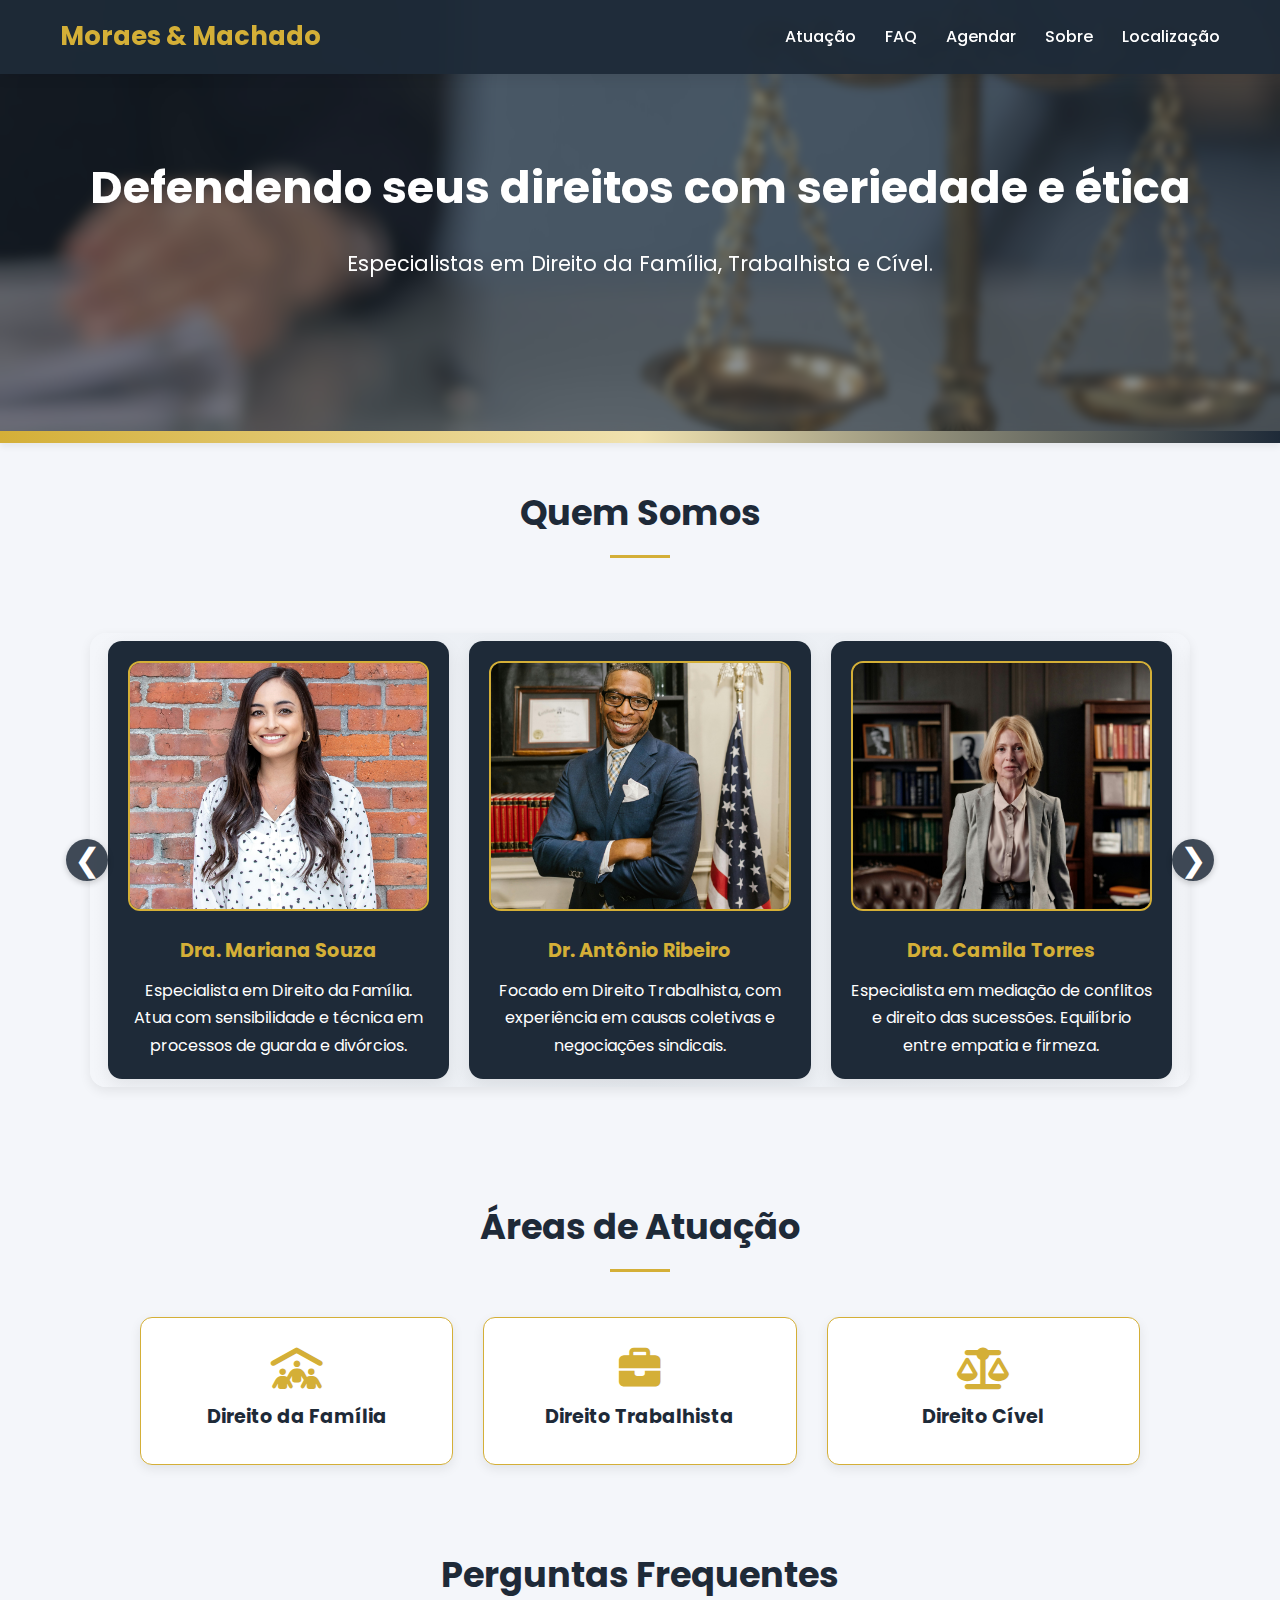
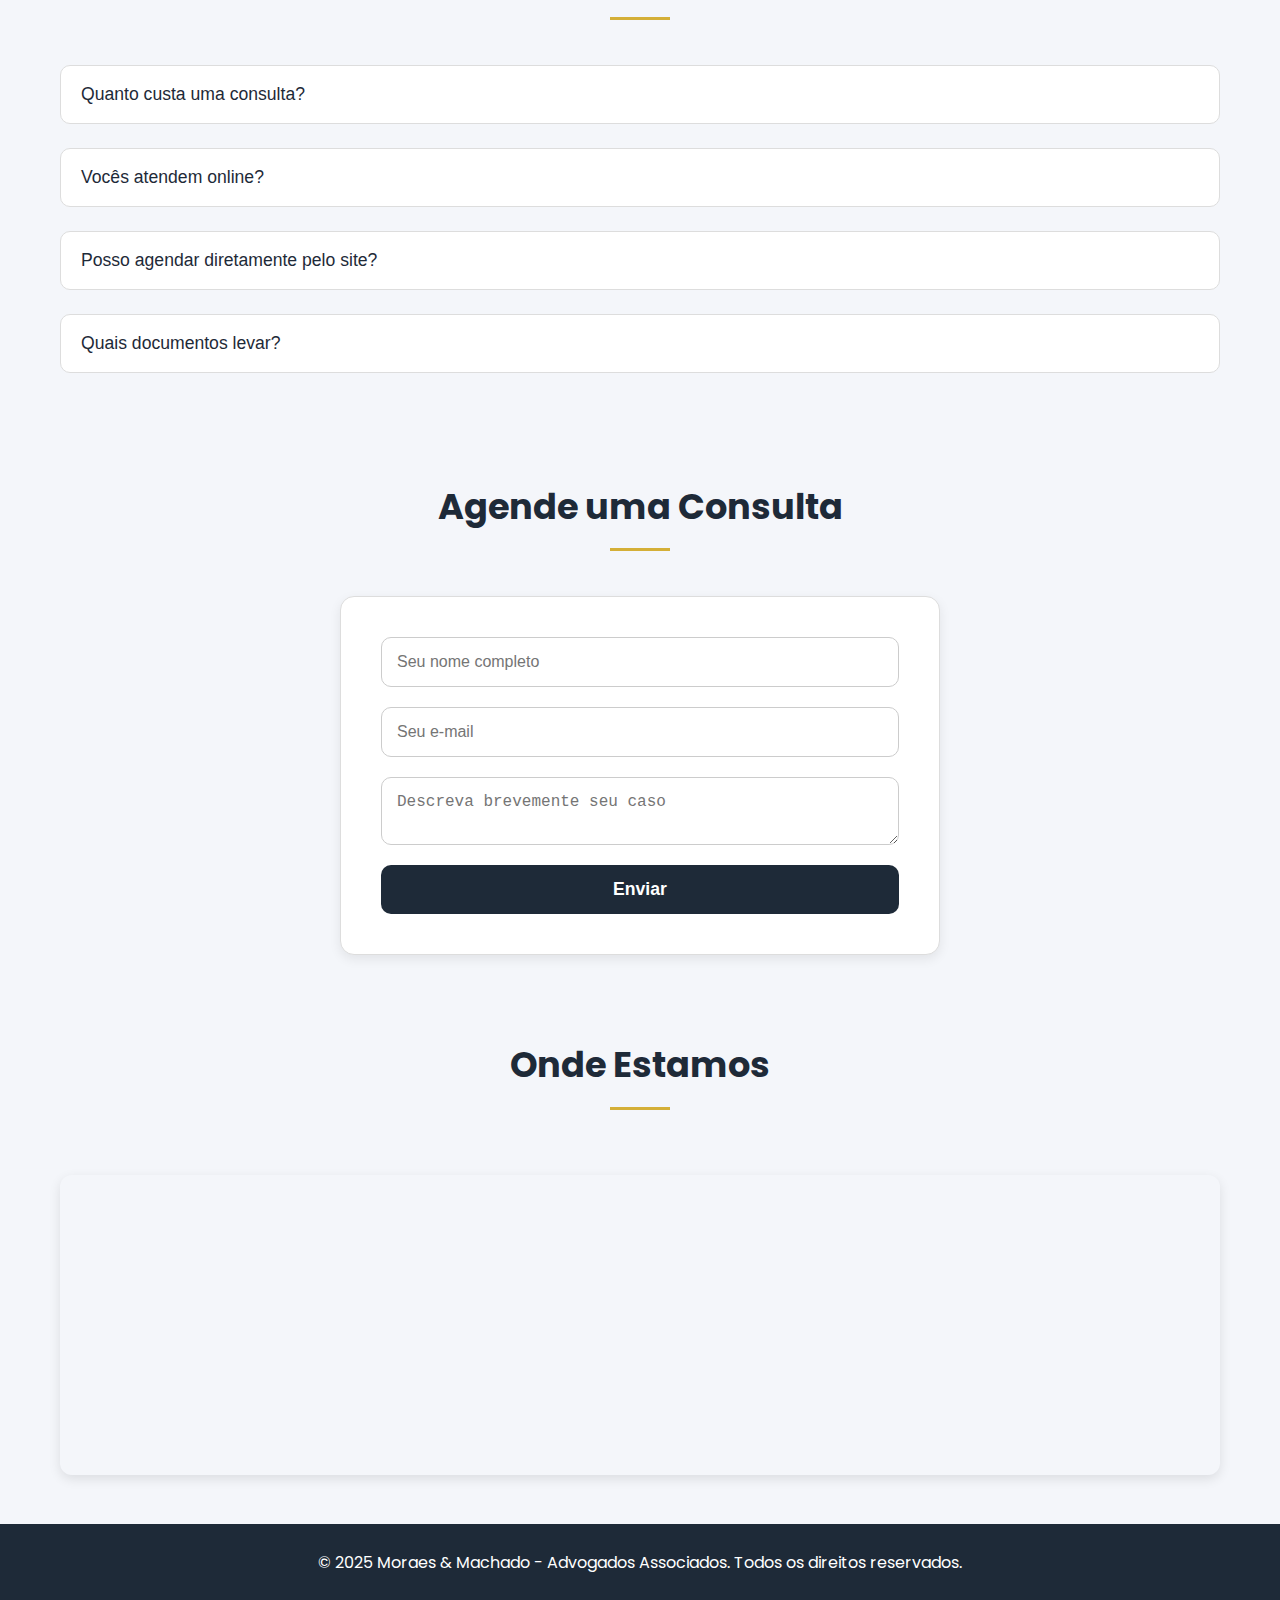
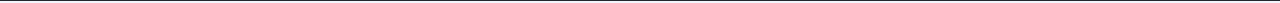
<file: index.html>
<!DOCTYPE html>
<html lang="pt-br">
<head>
  <meta charset="UTF-8" />
  <meta name="viewport" content="width=device-width, initial-scale=1.0" />
  <title>Moraes & Machado - Advogados Associados</title>
  <link rel="stylesheet" href="style.css" />
  <link href="https://fonts.googleapis.com/css2?family=Poppins:wght@400;600&display=swap" rel="stylesheet" />
  <link rel="stylesheet" href="https://cdnjs.cloudflare.com/ajax/libs/font-awesome/6.5.0/css/all.min.css" />
</head>
<body>

  <!-- Cabeçalho -->
  <header>
    <div class="container">
      <h1>Moraes & Machado</h1>
      <nav>
        <a href="#atuacao">Atuação</a>
        <a href="#faq">FAQ</a>
        <a href="#agendamento">Agendar</a>
        <a href="#sobre">Sobre</a>
        <a href="#localizacao">Localização</a>
      </nav>
    </div>
  </header>

  <!-- Hero -->
  <section class="hero">
    <div class="container">
      <h2>Defendendo seus direitos com seriedade e ética</h2>
      <p>Especialistas em Direito da Família, Trabalhista e Cível.</p>
    </div>
  </section>

  <!-- Transição Suave -->
  <div class="transicao-suave"></div>

  <!-- Sobre nós - Carrossel com Setas -->
  <section class="sobre" id="sobre">
    <h3>Quem Somos</h3>
    <div class="carousel-wrapper">
      <button class="carousel-btn prev" aria-label="Anterior">&#10094;</button>

      <div class="carousel-multi">
        <div class="slide">
          <img src="img/mariana.jpg" alt="Dra. Mariana Souza">
          <h4>Dra. Mariana Souza</h4>
          <p>Especialista em Direito da Família. Atua com sensibilidade e técnica em processos de guarda e divórcios.</p>
        </div>
        <div class="slide">
          <img src="img/lucas.jpg" alt="Dr. Antônio Ribeiro">
          <h4>Dr. Antônio Ribeiro</h4>
          <p>Focado em Direito Trabalhista, com experiência em causas coletivas e negociações sindicais.</p>
        </div>
        <div class="slide">
          <img src="img/camila.jpg" alt="Dra. Camila Torres">
          <h4>Dra. Camila Torres</h4>
          <p>Especialista em mediação de conflitos e direito das sucessões. Equilíbrio entre empatia e firmeza.</p>
        </div>
        <div class="slide">
          <img src="img/rafael.jpg" alt="Dr. Rafael Martins">
          <h4>Dr. Rafael Martins</h4>
          <p>Atua com litígios cíveis e comerciais. Busca soluções rápidas e eficazes para empresas e pessoas físicas.</p>
        </div>
        <div class="slide">
          <img src="img/helena.jpg" alt="Dra. Helena Prado">
          <h4>Dra. Helena Prado</h4>
          <p>Responsável pelos atendimentos online. Experiência internacional em Direito Civil comparado.</p>
        </div>
      </div>

      <button class="carousel-btn next" aria-label="Próximo">&#10095;</button>
    </div>
  </section>








  <!-- Áreas de Atuação -->
  <section class="atuacao" id="atuacao">
    <div class="container">
      <h3>Áreas de Atuação</h3>

      <div class="cards-atuacao">

        <!-- Direito da Família -->
        <div class="card-atuacao"
            data-area="Direito da Família"
            data-html='
              <div class="especialista">
                <img src="img/mariana.jpg" alt="Dra. Mariana Souza">
                <span>Dra. Mariana Souza</span>
              </div>
              <div class="especialista">
                <img src="img/camila.jpg" alt="Dra. Camila Torres">
                <span>Dra. Camila Torres</span>
              </div>'>
          <button class="atuacao-btn">
            <i class="fa-solid fa-people-roof"></i>
            <h4>Direito da Família</h4>
          </button>
        </div>

        <!-- Direito Trabalhista -->
        <div class="card-atuacao"
            data-area="Direito Trabalhista"
            data-html='
              <div class="especialista">
                <img src="img/lucas.jpg" alt="Dr. Lucas Ribeiro">
                <span>Dr. Lucas Ribeiro</span>
              </div>'>
          <button class="atuacao-btn">
            <i class="fa-solid fa-briefcase"></i>
            <h4>Direito Trabalhista</h4>
          </button>
        </div>

        <!-- Direito Cível -->
        <div class="card-atuacao"
            data-area="Direito Cível"
            data-html='
              <div class="especialista">
                <img src="img/rafael.jpg" alt="Dr. Rafael Martins">
                <span>Dr. Rafael Martins</span>
              </div>'>
          <button class="atuacao-btn">
            <i class="fa-solid fa-scale-balanced"></i>
            <h4>Direito Cível</h4>
          </button>
        </div>

      </div>
    </div>
  </section>

  <!-- Modal de Especialistas -->
  <div class="modal-atuacao" id="modalAtuacao">
    <div class="modal-content">
      <button class="modal-close" aria-label="Fechar">&times;</button>
      <h4 id="modalTitle"></h4>
      <div id="modalBody"></div>
    </div>
  </div>


  <!-- Perguntas Frequentes -->
  <section class="faq" id="faq">
    <div class="container">
      <h3>Perguntas Frequentes</h3>

      <div class="faq-item">
        <button class="faq-question">Quanto custa uma consulta?</button>
        <div class="faq-answer">
          <p>O valor é acessível. A primeira conversa para triagem é gratuita.</p>
        </div>
      </div>

      <div class="faq-item">
        <button class="faq-question">Vocês atendem online?</button>
        <div class="faq-answer">
          <p>Sim! Atendemos por videoconferência, com agendamento prévio.</p>
        </div>
      </div>

      <div class="faq-item">
        <button class="faq-question">Posso agendar diretamente pelo site?</button>
        <div class="faq-answer">
          <p>Sim, use o formulário abaixo e receberá confirmação por e-mail.</p>
        </div>
      </div>

      <div class="faq-item">
        <button class="faq-question">Quais documentos levar?</button>
        <div class="faq-answer">
          <p>Leve documentos pessoais e quaisquer papéis relacionados ao caso.</p>
        </div>
      </div>
    </div>
  </section>

  <!-- Agendamento -->
  <section class="agendamento" id="agendamento">
    <div class="container">
      <h3>Agende uma Consulta</h3>
      <form action="https://formsubmit.co/seuemail@email.com" method="POST"> <!-- Alterar e-mail aqui para onde vai enviar no formulário -->
        <input type="text" name="nome" placeholder="Seu nome completo" required>
        <input type="email" name="email" placeholder="Seu e-mail" required>
        <textarea name="mensagem" placeholder="Descreva brevemente seu caso" required></textarea>
        <input type="hidden" name="_captcha" value="false">
        <input type="hidden" name="_next" value="https://seudominio.com/obrigado.html">
        <button type="submit">Enviar</button>
      </form>
    </div>
  </section>

  <!-- Localização -->
  <section class="localizacao" id="localizacao">
    <div class="container">
      <h3>Onde Estamos</h3>
      <iframe src="https://www.google.com/maps/embed?pb=..."
        width="100%" height="300" style="border:0;" allowfullscreen="" loading="lazy"></iframe>
    </div>
  </section>

  <!-- Rodapé -->
  <footer>
    <p>&copy; 2025 Moraes & Machado - Advogados Associados. Todos os direitos reservados.</p>
  </footer>

  <!-- Script do carrossel -->
  <script src="carrossel.js"></script>
  <script src="atuacao.js"></script>
  <script src="FAQ.js"></script>
</body>
</html>
</file>
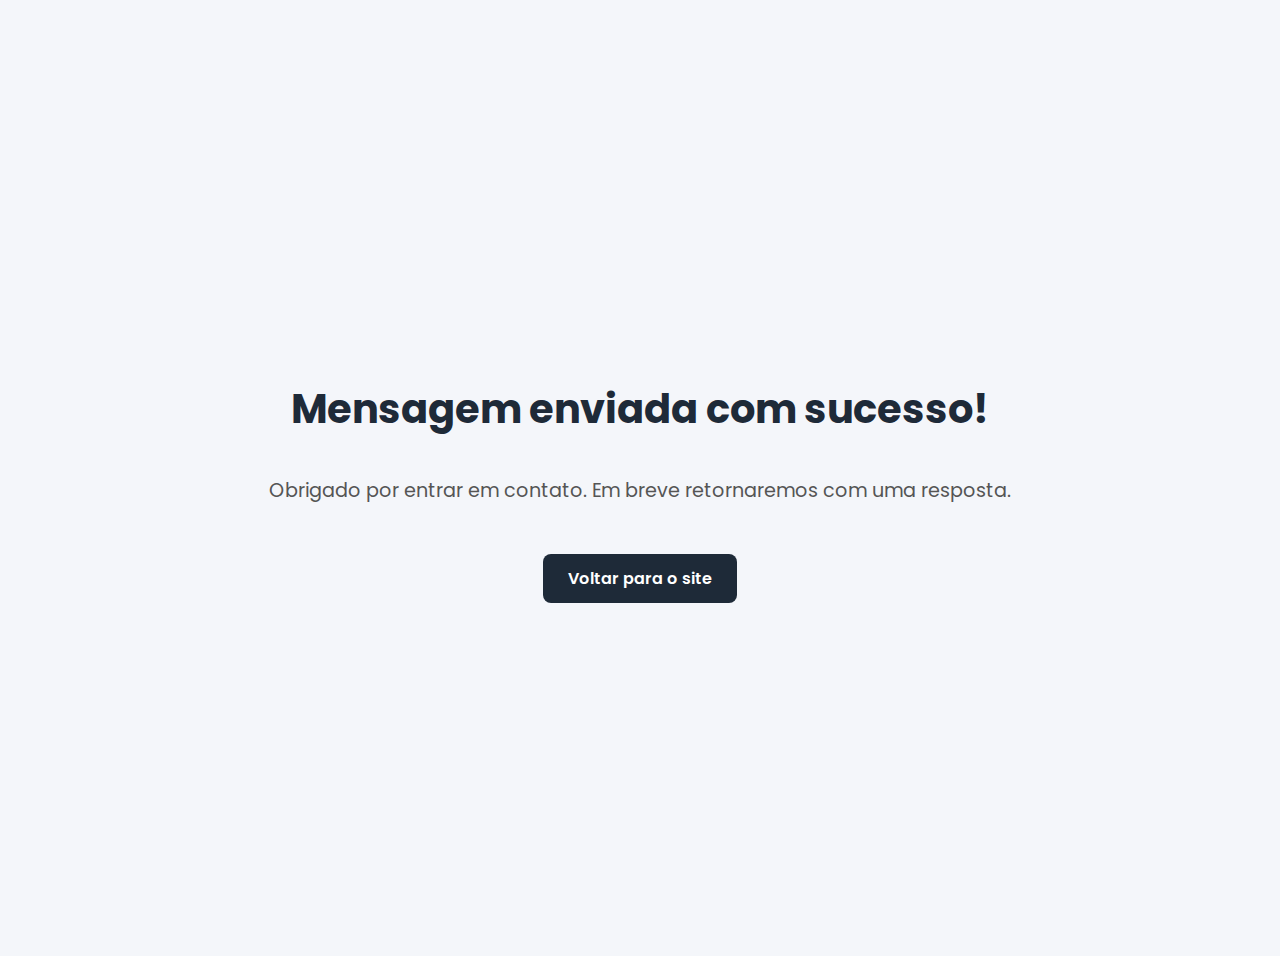
<file: obrigado.html>
<!DOCTYPE html>
<html lang="pt-br">
<head>
  <meta charset="UTF-8">
  <meta name="viewport" content="width=device-width, initial-scale=1.0">
  <title>Mensagem enviada</title>
  <link href="https://fonts.googleapis.com/css2?family=Poppins:wght@400;600&display=swap" rel="stylesheet">
  <link rel="stylesheet" href="obrigado.css">
</head>
<body>

  <h1>Mensagem enviada com sucesso!</h1>
  <p>Obrigado por entrar em contato. Em breve retornaremos com uma resposta.</p>
  <a href="index.html">Voltar para o site</a>

</body>
</html>
</file>
<file: obrigado.css>
body {
    font-family: 'Poppins', sans-serif;
    background-color: #f4f6fa;
    color: #1e2a38;
    display: flex;
    flex-direction: column;
    align-items: center;
    justify-content: center;
    height: 100vh;
    text-align: center;
    padding: 20px;
  }
  h1 {
    font-size: 2.5rem;
    color: #1e2a38;
  }
  p {
    font-size: 1.2rem;
    margin-top: 10px;
    color: #555;
  }
  a {
    margin-top: 30px;
    display: inline-block;
    padding: 12px 25px;
    background-color: #1e2a38;
    color: #fff;
    border-radius: 8px;
    text-decoration: none;
    font-weight: 600;
    transition: background 0.3s ease;
  }
  a:hover {
    background-color: #d4af37;
    color: #1e2a38;
  }
</file>
<file: style.css>
/* ---------------------- RESET E BASE ---------------------- */
* {
  margin: 0;
  padding: 0;
  box-sizing: border-box;
  scroll-behavior: smooth;
}
html, body {
  width: 100%;
  font-family: 'Poppins', sans-serif;
  background-color: #f4f6fa;
  color: #2e2e2e;
  line-height: 1.7;
}

:root {
  --dark-blue: #1e2a38;
  --accent-gold: #d4af37;
  --light-gray: #f8f9fb;
  --text-color: #2e2e2e;
  --shadow: 0 4px 12px rgba(0, 0, 0, 0.08);
}

.container {
  max-width: 1200px;
  margin: auto;
  padding: 0 20px;
}

/* ---------------------- HEADER ---------------------- */
header {
  position: fixed;
  width: 100%;
  background-color: #1e2a38f2;
  color: #fff;
  padding: 15px 0;
  z-index: 1000;
  box-shadow: var(--shadow);
}
header .container {
  display: flex;
  justify-content: space-between;
  align-items: center;
}
header h1 {
  font-size: 1.6rem;
  color: var(--accent-gold);
}
header nav a {
  color: #fff;
  margin-left: 25px;
  text-decoration: none;
  font-weight: 500;
  transition: color 0.3s ease;
}
header nav a:hover {
  color: var(--accent-gold);
}

/* ---------------------- HERO ---------------------- */
.hero {
  background: url('img/01.jpg') center/cover fixed no-repeat;
  position: relative;
  display: flex;
  justify-content: center;
  align-items: center;
  padding: 150px 20px;
  text-align: center;
}
.hero::before {
  content: "";
  position: absolute;
  inset: 0;
  backdrop-filter: blur(5px);
  background: rgba(30, 42, 56, 0.5);
  z-index: 0;
}
.hero .container {
  position: relative;
  z-index: 1;
  color: #fff;
}
.hero h2 {
  font-size: 2.8rem;
  margin-bottom: 20px;
}
.hero p {
  font-size: 1.3rem;
  max-width: 700px;
  margin: auto;
}

/* ---------------------- TRANSIÇÃO SUAVE ---------------------- */
.transicao-suave {
  height: 12px;
  background: linear-gradient(to right, #d4af37, #f0e2b0, #1e2a38);
  box-shadow: 0 4px 6px rgba(0, 0, 0, 0.06);
}

/* ---------------------- TÍTULOS DAS SEÇÕES ---------------------- */
section {
  padding: 40px 20px;
}
section h3 {
  text-align: center;
  margin-bottom: 60px;
  font-size: 2.2rem;
  color: var(--dark-blue);
  position: relative;
}
section h3::after {
  content: '';
  width: 60px;
  height: 3px;
  background-color: var(--accent-gold);
  position: absolute;
  bottom: -15px;
  left: 50%;
  transform: translateX(-50%);
}

/* ---------------------- CARROSSEL – QUEM SOMOS ---------------------- */
.carousel-wrapper {
  position: relative;
  max-width: 1100px;
  margin: 0 auto;
  padding: 30px 0;
}

.carousel-multi {
  display: flex;
  overflow: hidden;
  scroll-behavior: smooth;
  padding: 8px;
  border-radius: 16px;
  background: linear-gradient(to right, #f4f6fa, #e9edf2, #f4f6fa); /* mais suave e moderno */
  box-shadow: var(--shadow);
}

.carousel-multi .slide {
  flex: 0 0 calc(33.33% - 20px);
  margin: 0 10px;
  background-color: #1e2a38; /* tom único escuro para elegância */
  border-radius: 14px;
  color: #fff;
  text-align: center;
  padding: 20px;
  box-shadow: 0 6px 18px rgba(0, 0, 0, 0.08);
  transition: transform 0.3s ease, box-shadow 0.3s ease;
}

.carousel-multi .slide:hover {
  transform: translateY(-8px);
  box-shadow: 0 12px 24px rgba(0, 0, 0, 0.12);
}

.carousel-multi .slide img {
  width: 100%;
  height: 250px;
  object-fit: cover;
  border-radius: 12px;
  border: 2px solid var(--accent-gold);
  margin-bottom: 15px;
}

.carousel-multi .slide h4 {
  color: var(--accent-gold);
  font-size: 1.2rem;
  margin-bottom: 10px;
}

/* Botões do carrossel */
.carousel-btn {
  position: absolute;
  top: 50%;
  transform: translateY(-50%);
  background-color: rgba(30, 42, 56, 0.85);
  color: #fff;
  border: none;
  font-size: 2rem;
  width: 42px;
  height: 42px;
  border-radius: 50%;
  cursor: pointer;
  z-index: 10;
  display: flex;
  justify-content: center;
  align-items: center;
  transition: background 0.3s ease, color 0.3s ease;
  box-shadow: 0 2px 6px rgba(0, 0, 0, 0.2);
}

.carousel-btn:hover {
  background-color: var(--accent-gold);
  color: var(--dark-blue);
}

.carousel-btn.prev {
  left: -24px;
}

.carousel-btn.next {
  right: -24px;
}


/* ---------------------- ÁREAS DE ATUAÇÃO – ÍCONES E ACORDEÃO ---------------------- */
/* ---------------------- ÁREAS DE ATUAÇÃO – ÍCONES ---------------------- */
.cards-atuacao {
  display: grid;
  gap: 30px;
  grid-template-columns: repeat(auto-fit, minmax(260px, 1fr));
  max-width: 1000px;
  margin: 0 auto;
}

.card-atuacao {
  background-color: #fff;
  border: 1px solid var(--accent-gold);
  border-radius: 12px;
  box-shadow: var(--shadow);
  transition: all 0.3s ease;
  display: flex;
  flex-direction: column;
  align-items: center;
  padding: 30px 20px;
  cursor: pointer;
}

.card-atuacao:hover {
  box-shadow: 0 10px 25px rgba(0, 0, 0, 0.12);
  transform: translateY(-4px);
}

/* Botão visual (sem ação real) */
.atuacao-btn {
  all: unset;
  display: flex;
  flex-direction: column;
  align-items: center;
  gap: 12px;
  color: var(--dark-blue);
  text-align: center;
}

.atuacao-btn i {
  font-size: 2.6rem;
  color: var(--accent-gold);
}

.atuacao-btn h4 {
  font-size: 1.2rem;
  margin: 0;
}

/* ---------------------- MODAL FLUTUANTE ---------------------- */
.modal-atuacao {
  display: none;
  position: fixed;
  inset: 0;
  background: rgba(0, 0, 0, 0.5);
  justify-content: center;
  align-items: center;
  z-index: 1000;
}

.modal-atuacao.active {
  display: flex;
}

.modal-content {
  background: #fff;
  border-radius: 14px;
  padding: 30px 25px;
  max-width: 500px;
  width: 90%;
  position: relative;
  box-shadow: 0 10px 24px rgba(0, 0, 0, 0.2);
  animation: fadeIn 0.3s ease;
}

.modal-content h4 {
  font-size: 1.4rem;
  color: var(--dark-blue);
  margin-bottom: 20px;
  text-align: center;
}

.modal-close {
  position: absolute;
  top: 12px;
  right: 18px;
  background: none;
  border: none;
  font-size: 1.6rem;
  color: #999;
  cursor: pointer;
  transition: color 0.3s ease;
}

.modal-close:hover {
  color: var(--accent-gold);
}

/* Especialistas dentro do modal */
.modal-content .especialista {
  display: flex;
  align-items: center;
  gap: 12px;
  margin-bottom: 15px;
}

.modal-content .especialista img {
  width: 120px;
  height: 120px;
  border-radius: 40%;
  object-fit: cover;
  border: 3px solid var(--accent-gold);
}

.modal-content .especialista span {
  font-size: 1rem; /* tamanho original */
  font-weight: 500;
  color: var(--dark-blue);
}




/* Animação de entrada */
@keyframes fadeIn {
  from {
    opacity: 0;
    transform: translateY(20px);
  }
  to {
    opacity: 1;
    transform: translateY(0);
  }
}








/* ---------------------- FAQ ---------------------- */
.faq-question {
  width: 100%;
  text-align: left;
  padding: 18px 20px;
  font-size: 1.1rem;
  background-color: #fff;
  color: var(--dark-blue);
  border: 1px solid #ddd;
  border-radius: 10px;
  margin-bottom: 8px;
  cursor: pointer;
  transition: background 0.3s ease;
}
.faq-question:hover {
  background-color: #f0f0f0;
}
.faq-answer {
  max-height: 0;
  overflow: hidden;
  transition: max-height 0.3s ease;
  background-color: #fff;
  border-left: 3px solid var(--accent-gold);
  padding: 0 20px;
  margin-bottom: 16px;
  border-radius: 0 0 10px 10px;
}
.faq-item.active .faq-answer {
  padding: 15px 20px;
  max-height: 300px;
}

/* ---------------------- FORMULÁRIO ---------------------- */
.agendamento form {
  max-width: 600px;
  margin: 60px auto 0;
  display: flex;
  flex-direction: column;
  gap: 20px;
  background: #fff;
  padding: 40px;
  border-radius: 14px;
  box-shadow: var(--shadow);
  border: 1px solid #ddd;
}
.agendamento input,
.agendamento textarea {
  padding: 15px;
  border: 1px solid #ccc;
  border-radius: 10px;
  font-size: 1rem;
  transition: border 0.3s ease;
}
.agendamento input:focus,
.agendamento textarea:focus {
  border-color: var(--accent-gold);
  outline: none;
}
.agendamento button {
  background-color: var(--dark-blue);
  color: #fff;
  border: none;
  padding: 14px;
  font-size: 1.1rem;
  font-weight: bold;
  border-radius: 10px;
  cursor: pointer;
  transition: background 0.3s ease;
}
.agendamento button:hover {
  background-color: var(--accent-gold);
  color: var(--dark-blue);
}

/* ---------------------- LOCALIZAÇÃO ---------------------- */
.localizacao iframe {
  border-radius: 12px;
  margin-top: 20px;
  box-shadow: 0 4px 12px rgba(0,0,0,0.1);
}

/* ---------------------- RODAPÉ ---------------------- */
footer {
  background-color: var(--dark-blue);
  color: white;
  text-align: center;
  padding: 25px 0;
  width: 100vw;
}

/* ---------------------- RESPONSIVO ---------------------- */
@media (max-width: 768px) {
  .carousel-multi .slide {
    flex: 0 0 100%;
    margin: 0 5px;
  }
  .carousel-btn.prev { left: 10px; }
  .carousel-btn.next { right: 10px; }
  .hero h2 { font-size: 2rem; }
  .hero p { font-size: 1rem; }
}
</file>
